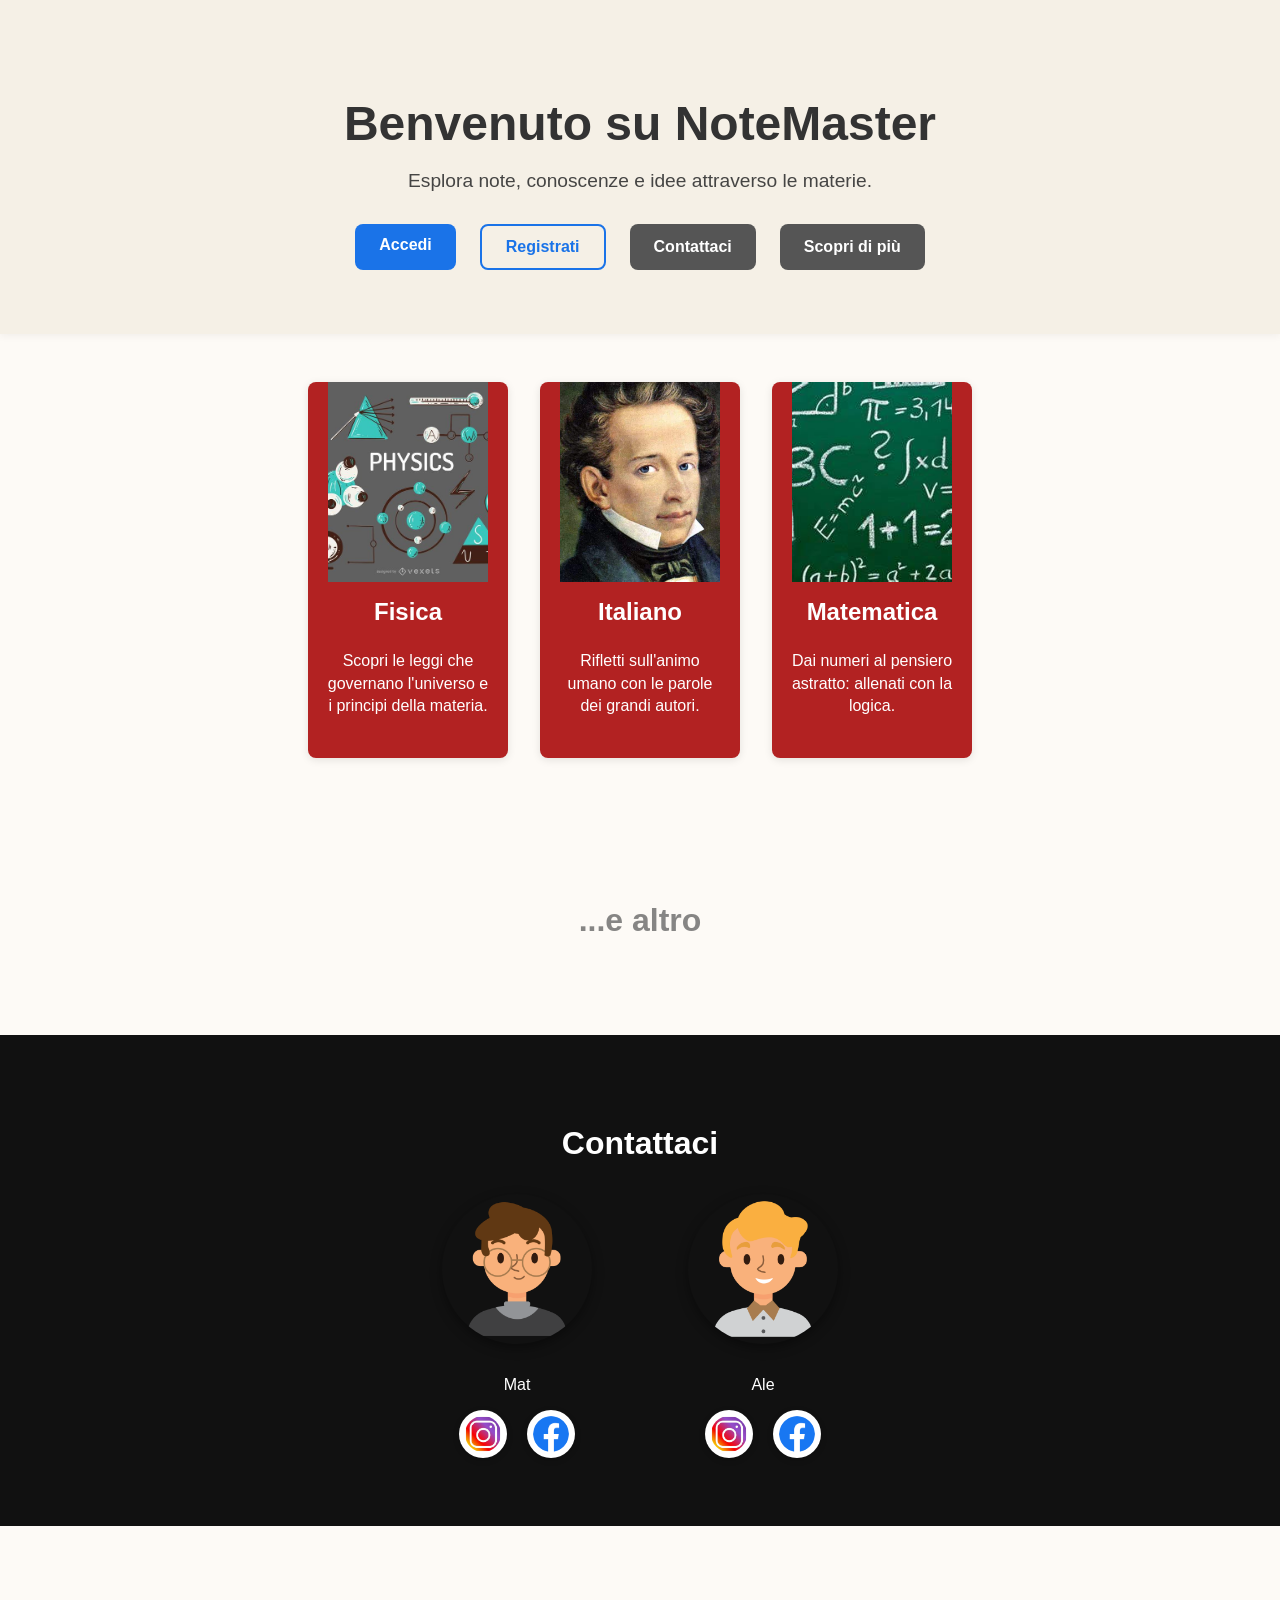
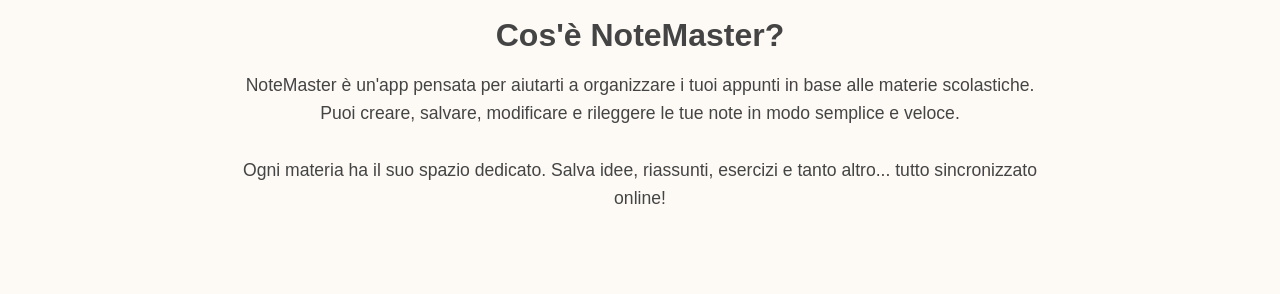
<file: index.html>
<!DOCTYPE html>
<html lang="it">
<head>
  <meta charset="UTF-8" />
  <meta name="viewport" content="width=device-width, initial-scale=1.0" />
  <title>Benvenuto - NoteMaster</title>
  <link rel="stylesheet" href="css/home.css" />
</head>
<body>
  <header class="hero">
    <h1>Benvenuto su NoteMaster</h1>
    <p>Esplora note, conoscenze e idee attraverso le materie.</p>

    <div class="cta-buttons">
        <a href="login.html" class="btn">Accedi</a>
        <a href="registrazione.html" class="btn secondary">Registrati</a>
        <button class="btn scroll-btn" onclick="scrollToContatti()">Contattaci</button>
        <button class="btn scroll-btn" onclick="scrollToDescrizione()">Scopri di più</button>
    </div>
  </header>

  <section class="materie">
    <div class="card">
      <img src="img/fisica.png" alt="Fisica" />
      <h2>Fisica</h2>
      <p>Scopri le leggi che governano l'universo e i principi della materia.</p>
    </div>

    <div class="card">
      <img src="img/leopardi.jpg" alt="Giacomo Leopardi" />
      <h2>Italiano</h2>
      <p>Rifletti sull'animo umano con le parole dei grandi autori.</p>
    </div>

    <div class="card">
      <img src="img/mate.png" alt="Matematica" />
      <h2>Matematica</h2>
      <p>Dai numeri al pensiero astratto: allenati con la logica.</p>
    </div>
  </section>

  <section class="footer-banner">
    <p>...e altro</p>
  </section>

  <section class="contattaci" id="contattaci">
  <h2>Contattaci</h2>
  <div class="contatti-container">
    <div class="contatto">
      <img src="img/mat.png" alt="Mat" class="avatar" />
      <p>Mat</p>
      <div class="social">
        <img src="img/ig.png" alt="Instagram" />
        <img src="img/fb.png" alt="Facebook" />
      </div>
    </div>
    <div class="contatto">
      <img src="img/ale.png" alt="Ale" class="avatar" />
      <p>Ale</p>
      <div class="social">
        <img src="img/ig.png" alt="Instagram" />
        <img src="img/fb.png" alt="Facebook" />
      </div>
    </div>
  </div>
</section>

<section class="descrizione-app" id="descrizione">
  <h2>Cos'è NoteMaster?</h2>
  <p>
    NoteMaster è un'app pensata per aiutarti a organizzare i tuoi appunti in base alle materie scolastiche. Puoi creare, salvare, modificare e rileggere le tue note in modo semplice e veloce.
    <br><br>
    Ogni materia ha il suo spazio dedicato. Salva idee, riassunti, esercizi e tanto altro... tutto sincronizzato online!
  </p>
</section>

<script>
  function scrollToContatti() {
    const el = document.getElementById("contattaci");
    el.scrollIntoView({ behavior: 'smooth', block: 'center' });
  }

    function scrollToDescrizione() {
    document.getElementById("descrizione").scrollIntoView({ behavior: 'smooth' });
  }
</script>

</body>
</html>
</file>
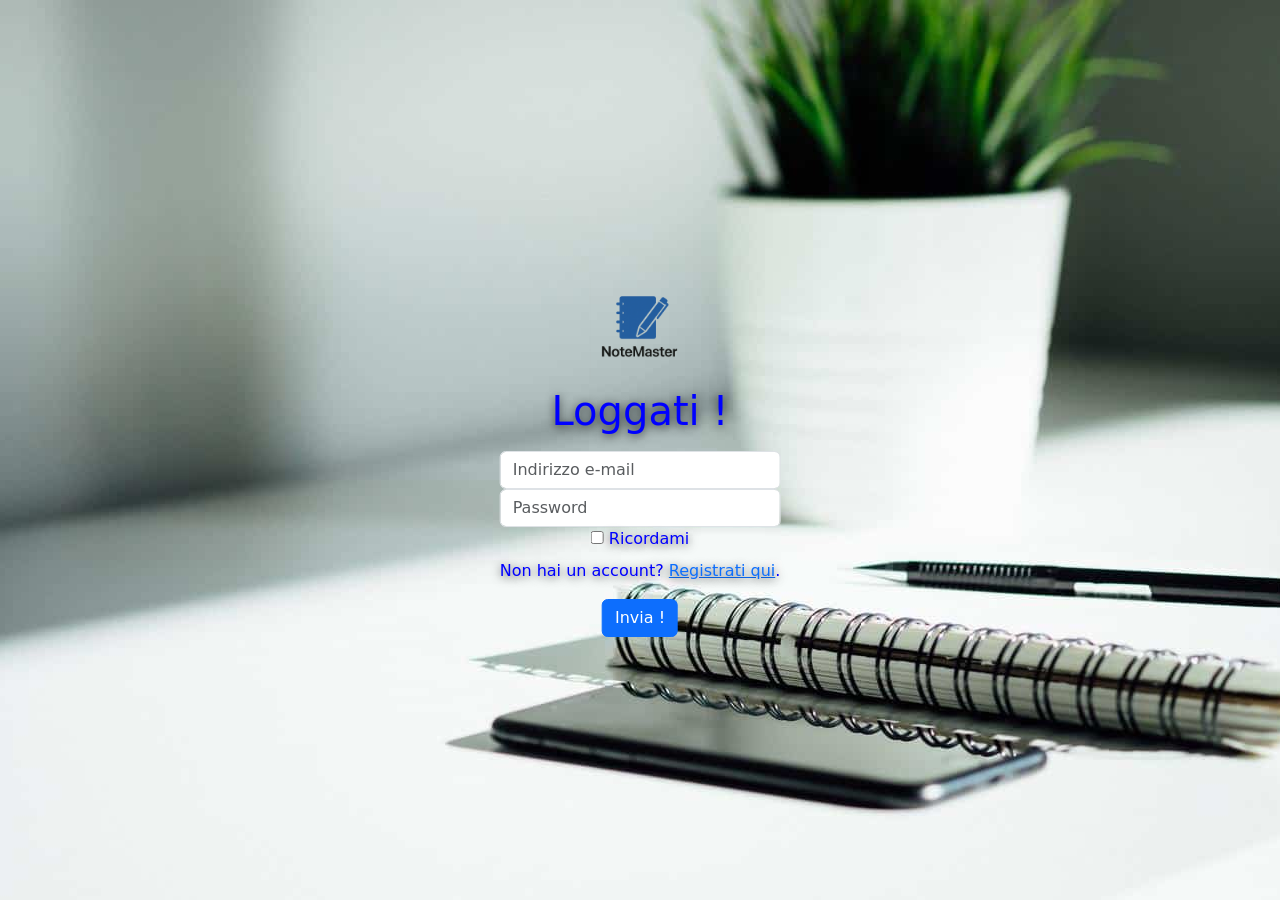
<file: login.html>
<!DOCTYPE html>
<html lang="it">
<head>
    <title>EsercitazioneLab-Pagina di login</title>
    <meta charset="UTF-8">
    <meta name="viewport" content="width=device-width,initial-scale=1.0">
    <link rel="shortcut icon" href="img/book.svg"/>
    <link rel="stylesheet" href="css/style.css" />
    <link rel="stylesheet" href="bootstrap/css/bootstrap.css"/>
    <script src="js/rememberMe.js" type="application/javascript"></script>
</head>
<body class="text-center">
    <div class="fullscreen-container">
    <img src="img/notes2.jpeg" alt="NoteMaster Background" class="background-img" />
    <div class="overlay" id="div-form">
        <p id="div-msg"></p>
    <form name="myForm" id="loginForm" class="form-signin m-auto">
        <img src="img/logo bootstrap.png" class="mb-2" width="100px">
        <h1 class="mb-3">Loggati !</h1>
        <input type="text" id="email" placeholder="Indirizzo e-mail" name="inputEmail" class="form-control" required>
        <input type="password" id="password" placeholder="Password" name="inputPassword" class="form-control" required>
        <div id="divRemember" class="mb-2">
            <input type="checkbox" name="remember" id="rmb">
            <label for="rmb">Ricordami</label>
        </div>
        <p>Non hai un account? <a href="registrazione.html">Registrati qui</a>.</p>

        <button type="submit" id="invia-btn" class="btn btn-primary">Invia !</button>
    </form>
    </div>
    </div>
    <script src="js/login.js" type="application/javascript"></script>
</body>
</html>
</file>
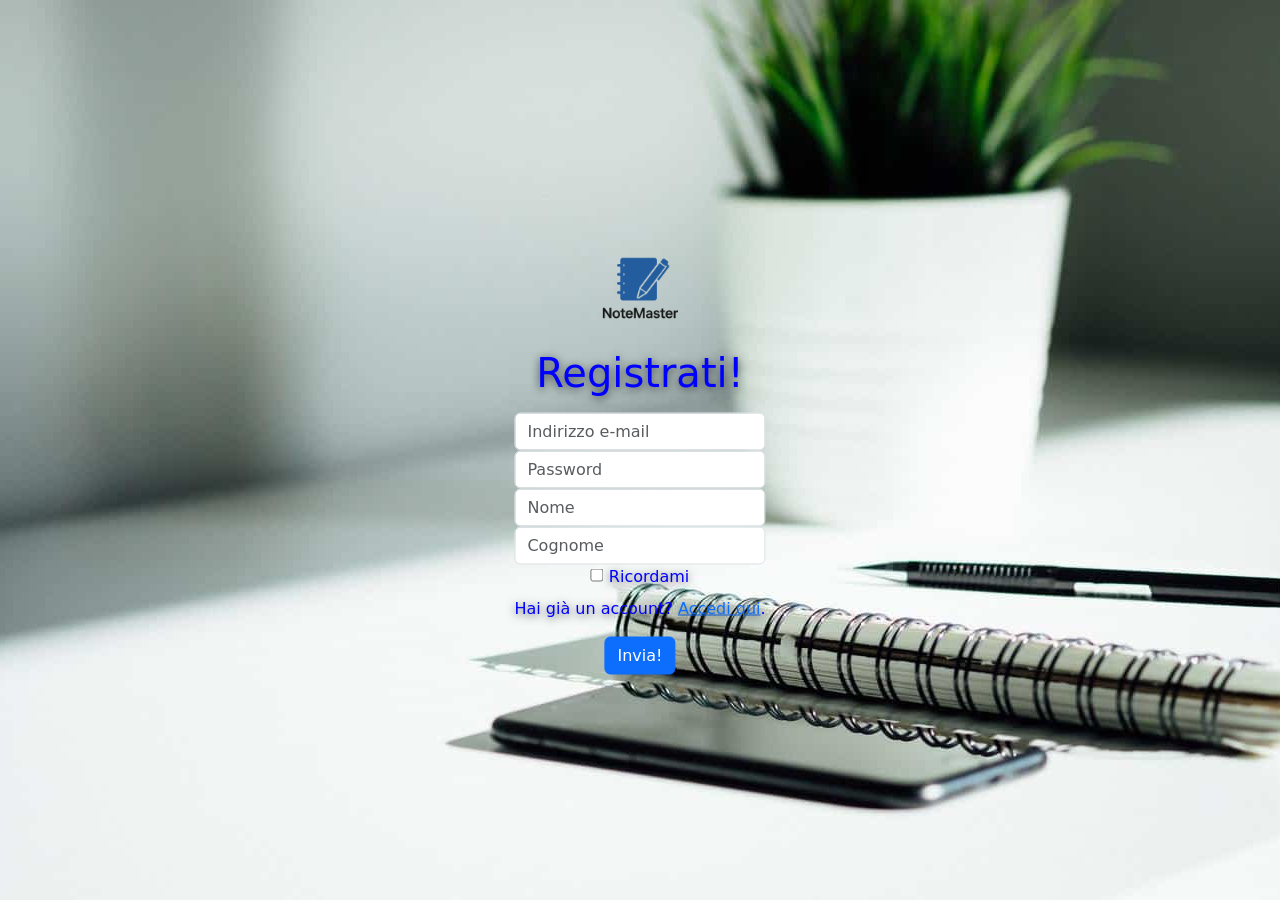
<file: registrazione.html>
<!DOCTYPE html>
<html lang="it">
<head>
  <meta charset="UTF-8">
  <meta name="viewport" content="width=device-width, initial-scale=1.0">
  <title>Registrazione</title>
  <link rel="shortcut icon" href="img/book.svg">
  <link rel="stylesheet" href="css/style.css">
  <link rel="stylesheet" href="bootstrap/css/bootstrap.css">
  <script src="js/formValidation.js" type="application/javascript"></script>
</head>
<body class="text-center">
  <div class="fullscreen-container">
    <img src="img/notes2.jpeg" alt="Sfondo NoteMaster" class="background-img">
    <div class="overlay">
      <form id="registrazioneForm" name ="myform" action="php/registrazione.php" method="POST" class="form-signin m-auto" onsubmit="return validaForm()">
        <div id="message" style="margin-top: 15px; font-weight: bold;"></div>
        <img src="img/logo bootstrap.png" class="mb-2" width="100" alt="Logo">
        <h1 class="mb-3 font-weight-normal">Registrati!</h1>
        <input type="text" id="email" name="inputEmail" class="form-control" placeholder="Indirizzo e-mail" required>
        <input type="password" id="password" name="inputPassword" class="form-control" placeholder="Password" required>
        <input type="text" id="nome" name="inputName" class="form-control" placeholder="Nome" required>
        <input type="text" id="cognome" name="inputSurname" class="form-control" placeholder="Cognome" required>

        <div class="mb-2">
          <input type="checkbox" name="remember" id="rmb">
          <label for="rmb">Ricordami</label>
        </div>

        <p>Hai già un account? <a href="login.html">Accedi qui</a>.</p>
        <button type="submit" class="btn btn-primary">Invia!</button>
      </form>
    </div>
  </div>
  <script src="js/registrazione.js"></script>
</body>
</html>
</file>
<file: css/home.css>
body {
  margin: 0;
  font-family: 'Segoe UI', sans-serif;
  background-color: #fdfaf6;
  color: #333;
}

.hero {
  background-color: #f5f0e6; /* beige */
  color: #333;
  text-align: center;
  padding: 4rem 2rem;
  box-shadow: 0 2px 8px rgba(0,0,0,0.05);
}

.hero h1 {
  font-size: 3rem;
  margin-bottom: 0.5rem;
}

.hero p {
  font-size: 1.2rem;
  opacity: 0.9;
}

.materie {
  display: flex;
  flex-wrap: wrap;
  justify-content: center;
  gap: 2rem;
  padding: 3rem 2rem;
}

.card {
  background-color: #b22222; /* scarlatto */
  color: white;
  border-radius: 8px;
  box-shadow: 0 2px 8px rgba(0,0,0,0.1);
  overflow: hidden;
  width: 200px;
  text-align: center;
  transition: transform 0.3s ease;
  display: flex; /* 🔹 Organizza gli elementi */
  flex-direction: column;
}

.card:hover {
  transform: scale(1.03);
}

.card img {
  width: 80%;
  height: 200px;
  object-fit: cover;
  margin: 0 auto;
}

.card h2 {
  font-size: 1.5rem;
  margin: 1rem 0 0.5rem;
}

.card p {
  padding: 0 1rem 1.5rem;
  font-size: 1rem;
  line-height: 1.4;
}

.cta-buttons {
  margin-top: 2rem;
  display: flex;
  justify-content: center;
  gap: 1.5rem;
}

.btn {
  padding: 12px 24px;
  font-size: 1rem;
  text-decoration: none;
  border-radius: 8px;
  background-color: #1a73e8;
  color: white;
  border: none;
  transition: 0.3s ease;
  font-weight: bold;
}

.btn:hover {
  background-color: #0f5ec2;
  color: white;
}

.btn.secondary {
  background-color: transparent;
  border: 2px solid #1a73e8;
  color: #1a73e8;
}

.btn.secondary:hover {
  background-color: #e0e0e0;
}

.scroll-btn {
  background-color: #555;
}

.scroll-btn:hover {
  background-color: #333;
}


.footer-banner {
  padding: 4rem 2rem;
  text-align: center;
  font-size: 2rem;
  font-weight: bold;
  color: #555;
  opacity: 0.7;
}

.contattaci {
  background-color: #111;
  color: white;
  padding: 4rem 2rem;
  text-align: center;
}

.contattaci h2 {
  font-size: 2rem;
  margin-bottom: 2rem;
}

.contatti-container {
  display: flex;
  justify-content: center;
  gap: 4rem;
  flex-wrap: wrap;
}

.contatto {
  display: flex;
  flex-direction: column;
  align-items: center;
}

.avatar {
  width: 150px;
  height: 150px;
  border-radius: 50%;
  object-fit: cover;
  margin-bottom: 1rem;
  box-shadow: 0 4px 12px rgba(0,0,0,0.4);
}

.contatti-container {
  display: flex;
  justify-content: center;
  gap: 6rem; /* più spazio tra i contatti */
  flex-wrap: wrap;
}

.social img {
  width: 36px;
  height: 36px;
  margin: 0 8px;
  background-color: white;      /* sfondo bianco */
  padding: 6px;
  border-radius: 50%;           /* rende il padding circolare */
  box-shadow: 0 2px 6px rgba(0,0,0,0.2);
  transition: transform 0.2s ease;
}

.social img:hover {
  transform: scale(1.1);
}

.descrizione-app {
  padding: 4rem 2rem;
  text-align: center;
  background-color: #fdfaf6;
  color: #444;
  max-width: 800px;
  margin: 0 auto;
}

.descrizione-app h2 {
  font-size: 2rem;
  margin-bottom: 1rem;
}

.descrizione-app p {
  font-size: 1.1rem;
  line-height: 1.6;
}

@media (max-width: 768px) {
  .cta-buttons {
    flex-direction: column;
    align-items: center;
  }

  .cta-buttons .btn {
    width: 80%;
    max-width: 300px;
  }

  .hero h1 {
    font-size: 2rem; /* più piccolo rispetto a prima */
  }

  .hero p {
    font-size: 1rem;
  }
}
</file>
<file: css/style.css>
* {
  margin: 0;
  padding: 0;
  box-sizing: border-box;
}

body, html {
  height: 100%;
  font-family: sans-serif;
}


.fullscreen-container {  
    position: relative;  
    height: 100vh;  
    width: 100%;  
    overflow: hidden;  
}  

.background-img {  
    height: 100%;  
    width: 100%;  
    object-fit: cover;  
    display: block;  
}  

.overlay {  
    position: absolute;  
    top: 50%;  
    left: 50%;  
    transform: translate(-50%, -50%);  
    text-align: center;
    color: blue;   
    text-shadow: 0 2px 10px rgba(0,0,0,0.7);  
}  



h1 {
  font-size: 3.5rem;
  margin-bottom: 20px;
}

/* pulsanti generici */
.btn {
  padding: 12px 24px;
  font-size: 1.2rem;
  background-color: rgba(0,0,0,0.7);
  color: white;
  text-decoration: none;
  border-radius: 8px;
  transition: background 0.3s ease;
  border: none;
  cursor: pointer;
}

.btn:hover {
  background-color: rgba(255,255,255,0.3);
}

/* responsive overlay text */
@media (max-width: 600px) {
  .overlay h1 {
    font-size: 2rem;
  }
}

/* top bar */
.top-bar {
    position: fixed;
    width: 100%;
    top: 0;
    left: 0;
    z-index: 1000; 
    background-color: #007bff; 
    padding: 10px 0;
    box-shadow: 0 2px 5px rgba(0, 0, 0, 0.1); 
}


.top-bar nav {
  display: flex;
  justify-content: center;     /* centra orizzontalmente */
  align-items: center;
  gap: 3rem;                   /* più spazio tra i link */
}

.top-bar a {
  color: white;
  text-decoration: none;
  font-weight: 500;
  font-size: 1rem;
  transition: opacity 0.2s ease;
}

.top-bar a:hover {
  opacity: 0.75;
}

html {
    scroll-behavior: smooth;
}

.portfolio-item img {
  width: 100%;
  height: auto;
  object-fit: cover;
  max-height: 250px;
}

@media (max-width: 768px) {
  .masthead .masthead-heading {
    font-size: 1.8rem !important;
    text-align: center;
  }

  .masthead .masthead-subheading {
    font-size: 1rem;
    text-align: center;
  }

  .masthead .btn {
    margin-top: 1rem;
    font-size: 1rem;
    padding: 10px 20px;
  }

    .navbar-nav {
    text-align: center;
  }

  .navbar-nav .nav-item {
    margin-bottom: 10px;
  }

  .navbar-brand {
    font-size: 1.3rem;
  }
}

@media (max-width: 576px) {
  .portfolio-item img {
    max-height: 180px;
  }

  .portfolio-caption-heading {
    font-size: 1.2rem;
    text-align: center;
  }
}
</file>
